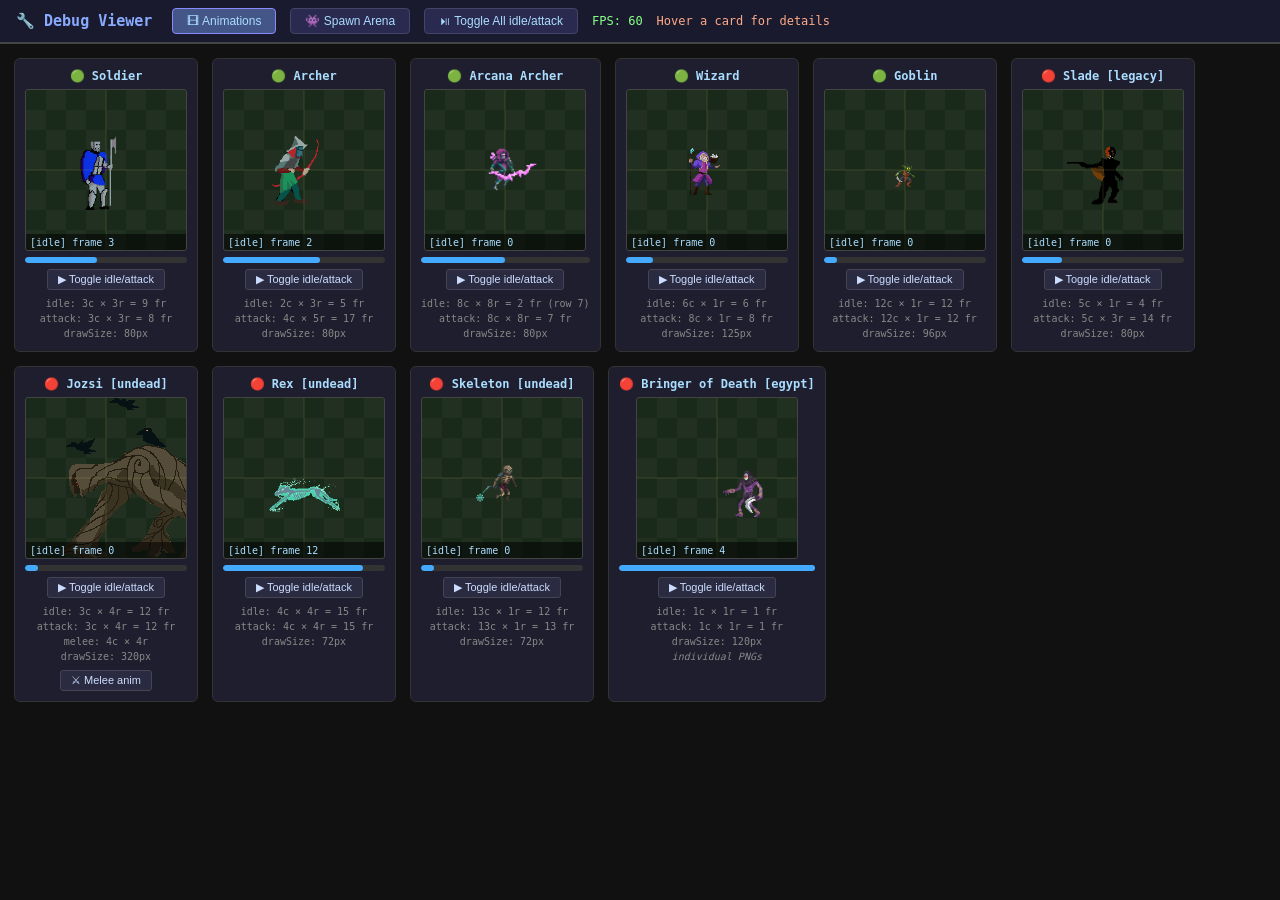
<file: debug.html>
<!DOCTYPE html>
<html lang="en">
<head>
  <meta charset="UTF-8" />
  <title>Prophecy — Debug Viewer</title>
  <link rel="stylesheet" href="styles/debug.css" />
</head>
<body>

<div id="toolbar">
  <h1>🔧 Debug Viewer</h1>
  <button class="tb-btn active" id="btn-show-sprites" onclick="showSection('sprites')">🎞 Animations</button>
  <button class="tb-btn"        id="btn-show-spawn"   onclick="showSection('spawn')">👾 Spawn Arena</button>
  <button class="tb-btn"                              onclick="toggleAllState()">⏯ Toggle All idle/attack</button>
  <span id="fps-label">FPS: —</span>
  <span id="info-label">Hover a card for details</span>
</div>

<!-- Animation card grid -->
<div id="sprite-grid"></div>

<!-- Spawn arena -->
<div id="spawn-section">
  <h2>👾 Spawn Arena — use buttons to spawn enemies / place units</h2>
  <div id="spawn-canvas-wrap">
    <canvas id="spawn-canvas" width="900" height="420"></canvas>
  </div>
  <div id="spawn-controls"></div>
  <div id="spawn-log"></div>
</div>

<script type="module" src="src/debug.js"></script>
</body>
</html>
</file>
<file: styles/debug.css>
/* ═══════════════════════════════════════════════════════════════
   Prophecy — Debug Viewer Stylesheet
   Loaded by debug.html
═══════════════════════════════════════════════════════════════ */

* { margin: 0; padding: 0; box-sizing: border-box; }
body {
  background: #111;
  color: #eee;
  font-family: monospace;
  font-size: 13px;
}

/* ── Top toolbar ── */
#toolbar {
  position: sticky;
  top: 0;
  background: #1a1a2e;
  border-bottom: 2px solid #444;
  padding: 8px 16px;
  display: flex;
  align-items: center;
  gap: 14px;
  flex-wrap: wrap;
  z-index: 10;
}
#toolbar h1 { font-size: 15px; color: #8af; margin-right: 6px; }
.tb-btn {
  padding: 5px 14px;
  background: #2a2a50;
  color: #adf;
  border: 1px solid #446;
  border-radius: 4px;
  cursor: pointer;
  font-size: 12px;
}
.tb-btn:hover { background: #3a3a70; }
.tb-btn.active { background: #445588; border-color: #88f; }
#fps-label { color: #8f8; font-size: 12px; }
#info-label { color: #fa8; font-size: 12px; }

/* ── Grid of sprite cards ── */
#sprite-grid {
  display: flex;
  flex-wrap: wrap;
  gap: 14px;
  padding: 14px;
}

.card {
  background: #1e1e2e;
  border: 1px solid #333;
  border-radius: 6px;
  padding: 10px;
  display: flex;
  flex-direction: column;
  align-items: center;
  gap: 6px;
  min-width: 180px;
}
.card h3 { font-size: 12px; color: #adf; text-align: center; }
.card canvas {
  background: #2a3a2a;
  border: 1px solid #444;
  border-radius: 3px;
  image-rendering: pixelated;
}
.card .meta {
  font-size: 10px;
  color: #888;
  text-align: center;
  line-height: 1.5;
}
.card .state-btn {
  padding: 3px 10px;
  font-size: 11px;
  background: #2a2a40;
  color: #cdf;
  border: 1px solid #445;
  border-radius: 3px;
  cursor: pointer;
}
.card .state-btn:hover { background: #3a3a60; }
.card .frame-bar {
  width: 100%;
  height: 6px;
  background: #333;
  border-radius: 3px;
  overflow: hidden;
}
.card .frame-fill {
  height: 100%;
  background: #4af;
  border-radius: 3px;
  transition: width 0.05s;
}

/* ── Spawn section ── */
#spawn-section {
  padding: 14px;
  border-top: 2px solid #333;
  display: none;
}
#spawn-section.visible { display: block; }
#spawn-section h2 { color: #fa8; margin-bottom: 10px; }
#spawn-canvas-wrap {
  position: relative;
  display: inline-block;
  border: 2px solid #446;
  border-radius: 4px;
}
#spawn-canvas { background: #1a2a1a; display: block; }
#spawn-controls {
  display: flex;
  flex-wrap: wrap;
  gap: 8px;
  margin-top: 10px;
}
.spawn-btn {
  padding: 6px 14px;
  background: #2a3040;
  color: #cef;
  border: 1px solid #446;
  border-radius: 4px;
  cursor: pointer;
  font-size: 12px;
}
.spawn-btn:hover { background: #3a4060; }
#spawn-log {
  margin-top: 8px;
  color: #8c8;
  font-size: 11px;
  max-height: 60px;
  overflow-y: auto;
}
</file>
